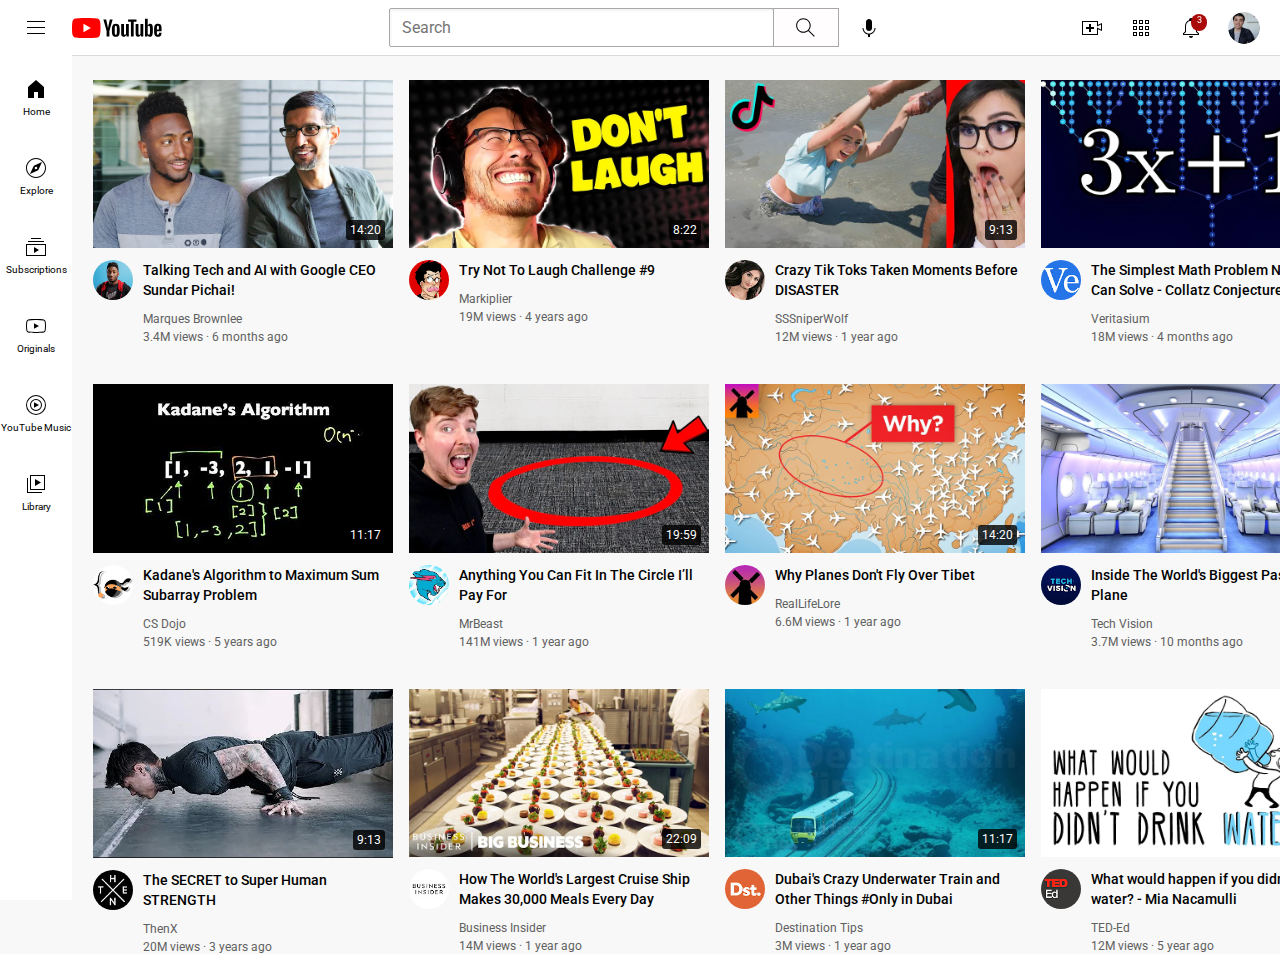
<file: index.html>
<DOCTYPE html>

  <html>

    <head>
      
      <meta name="viewport" content="width=device-width, initial-scale=1.0">
      <title>Youtube</title>
      
      <link rel="stylesheet" href="Youtube project/styles/header.css">
      <link rel="stylesheet" href="Youtube project/styles/general.css">
      <link rel="stylesheet" href="Youtube project/styles/video.css">
      <link rel="stylesheet" href="Youtube project/styles/side-bar.css">

      <link href="https://fonts.googleapis.com/css2?family=Roboto:wght@400;500;700&display=swap" rel="stylesheet">

    </head>


    <body>
      <header class="header">
        <div class="left-section">
          <img class="menu" src="Youtube project/icons/hamburger-menu.svg">
          <img class="YT-logo" src="Youtube project/icons/youtube-logo.svg">
        </div>
        <div class="mid-section">
          <input class="search" type="text" placeholder="Search">
          <button class="search-icon">
            <img class="search-img" src="Youtube project/icons/search.svg">
            <div class="tooltip">Search</div>
          </button>
          <button class="voice">
            <img class="voice-img" src="Youtube project/icons/voice-search-icon.svg">
            <div class="tooltip">Search with your voice</div>
          </button>
        </div>
        <div class="right-section">
          <div class="upload">
          <img class="upload-icon" src="Youtube project/icons/upload.svg">
          <div class="tooltip">Ceate</div>
          </div>
          <div class="Apps">
          <img class="YT-apps" src="Youtube project/icons/youtube-apps.svg">
          <div class="tooltip">Youtube Apps</div>
          </div>
          <div class="notification">
          <img class="notifications" src="Youtube project/icons/notifications.svg">
          <div class="tooltip">Notifications</div>
          <div class="number">
            3
          </div>
          </div>

          <img class="my-profile" src="Youtube project/profile pics/my-channel.jpeg">
        </div>
      </header>

      <nav class="sidebar">
        <div class="sidebar-link">
          <img src="Youtube project/icons/home.svg">
          <div>Home</div>
        </div>
        <div class="sidebar-link">
          <img src="Youtube project/icons/explore.svg">
          <div>Explore</div>
        </div>
        <div class="sidebar-link">
          <img src="Youtube project/icons/subscriptions.svg">
          <div>Subscriptions</div>
        </div>
        <div class="sidebar-link">
          <img src="Youtube project/icons/originals.svg">
          <div>Originals</div>
        </div>
        <div class="sidebar-link">
          <img src="Youtube project/icons/youtube-music.svg">
          <div>YouTube Music</div>
        </div>
        <div class="sidebar-link">
          <img src="Youtube project/icons/library.svg">
          <div>Library</div>
        </div>
      </nav>

      <!-- This is how you write comments-->
      
      <main>
      <section class="video-grid">
        <div class="video-preview">

        <div class="thumbnail">
          <img class="thumbnail0" src="Youtube project/thumbnails/thumbnail-1.webp">
          <div class="video-time">14:20</div>
        </div>
        <div class="video-info-grid">
          <div class="channel">
            <img class="vid1-prof" src="Youtube project/profile pics/channel-1.jpg">
          </div>
          <div class="vid-info">
            <p class="video-title">           
          Talking Tech and AI with Google CEO Sundar Pichai!
          </p>

          <p class="video-author">
            Marques Brownlee
          </p>

          <p class="video-stats">
            3.4M views &#183; 6 months ago
          </p>
          </div>
        </div>
      </div>

      <div class="video2">
        <div class="thum2">
          <img class="image2" src="Youtube project/thumbnails/thumbnail-2.webp">
          <div class="video-time">8:22</div>
        </div>
        <div class="video-info-grid">
          <div class="channel2">
            <img class="prof2" src="Youtube project/profile pics/channel-2.jpg">
          </div>
          <div class="vid2-info">
            <p class="video2-title">
          Try Not To Laugh Challenge #9
        </p>

        <p class="vid2-author">
          Markiplier
        </p>

        <p class="vid2-stats">
          19M views &#183; 4 years ago
          </p>
          </div>        
        </div>
      </div>

       <div class="video-preview">

        <div class="thumbnail">
          <img class="thumbnail0" src="Youtube project/thumbnails/thumbnail-3.webp">
          <div class="video-time">9:13</div>
        </div>
        <div class="video-info-grid">
          <div class="channel">
            <img class="vid1-prof" src="Youtube project/profile pics/channel-3.jpg">
          </div>
          <div class="vid-info">
            <p class="video-title">
            Crazy Tik Toks Taken Moments Before DISASTER
          </p>

          <p class="video-author">
            SSSniperWolf
          </p>

          <p class="video-stats">
            12M views &#183; 1 year ago
          </p>
          </div>
        </div>
      </div>

      <div class="video2">
        <div class="thum2">
          <img class="image2" src="Youtube project/thumbnails/thumbnail-4.webp">
          <div class="video-time">22:09</div>
        </div>
        <div class="video-info-grid">
          <div class="channel2">
            <img class="prof2" src="Youtube project/profile pics/channel-4.jpg">
          </div>
          <div class="vid2-info">
            <p class="video2-title">
          The Simplest Math Problem No One Can Solve - Collatz Conjecture
        </p>

        <p class="vid2-author">
          Veritasium
        </p>

        <p class="vid2-stats">
          18M views &#183; 4 months ago
          </p>
          </div>        
        </div>
      </div>

       <div class="video-preview">

        <div class="thumbnail">
          <img class="thumbnail0" src="Youtube project/thumbnails/thumbnail-5.webp">
          <div class="video-time">11:17</div>
        </div>
        <div class="video-info-grid">
          <div class="channel">
            <img class="vid1-prof" src="Youtube project/profile pics/channel-5.jpg">
          </div>
          <div class="vid-info">
            <p class="video-title">
            Kadane's Algorithm to Maximum Sum Subarray Problem
          </p>

          <p class="video-author">
            CS Dojo
          </p>

          <p class="video-stats">
            519K views &#183; 5 years ago
          </p>
          </div>
        </div>
      </div>

      <div class="video2">
        <div class="thum2">
          <img class="image2" src="Youtube project/thumbnails/thumbnail-6.webp">
          <div class="video-time">19:59</div>
        </div>
        <div class="video-info-grid">
          <div class="channel2">
            <img class="prof2" src="Youtube project/profile pics/channel-6.jpg">
          </div>
          <div class="vid2-info">
            <p class="video2-title">
          Anything You Can Fit In The Circle I’ll Pay For
        </p>

        <p class="vid2-author">
          MrBeast
        </p>

        <p class="vid2-stats">
          141M views &#183; 1 year ago
          </p>
          </div>        
        </div>
      </div>

              <div class="video-preview">

        <div class="thumbnail">
          <img class="thumbnail0" src="Youtube project/thumbnails/thumbnail-7.webp">
          <div class="video-time">14:20</div>
        </div>
        <div class="video-info-grid">
          <div class="channel">
            <img class="vid1-prof" src="Youtube project/profile pics/channel-7.jpg">
          </div>
          <div class="vid-info">
            <p class="video-title">           
          Why Planes Don't Fly Over Tibet
          </p>

          <p class="video-author">
            RealLifeLore
          </p>

          <p class="video-stats">
            6.6M views &#183; 1 year ago
          </p>
          </div>
        </div>
      </div>

      <div class="video2">
        <div class="thum2">
          <img class="image2" src="Youtube project/thumbnails/thumbnail-8.webp">
          <div class="video-time">8:22</div>
        </div>
        <div class="video-info-grid">
          <div class="channel2">
            <img class="prof2" src="Youtube project/profile pics/channel-8.jpg">
          </div>
          <div class="vid2-info">
            <p class="video2-title">
          Inside The World's Biggest Passenger Plane
        </p>

        <p class="vid2-author">
          Tech Vision
        </p>

        <p class="vid2-stats">
          3.7M views &#183; 10 months ago
          </p>
          </div>        
        </div>
      </div>

       <div class="video-preview">

        <div class="thumbnail">
          <img class="thumbnail0" src="Youtube project/thumbnails/thumbnail-9.webp">
          <div class="video-time">9:13</div>
        </div>
        <div class="video-info-grid">
          <div class="channel">
            <img class="vid1-prof" src="Youtube project/profile pics/channel-9.jpg">
          </div>
          <div class="vid-info">
            <p class="video-title">
            The SECRET to Super Human STRENGTH
          </p>

          <p class="video-author">
            ThenX
          </p>

          <p class="video-stats">
            20M views &#183; 3 years ago
          </p>
          </div>
        </div>
      </div>

      <div class="video2">
        <div class="thum2">
          <img class="image2" src="Youtube project/thumbnails/thumbnail-10.webp">
          <div class="video-time">22:09</div>
        </div>
        <div class="video-info-grid">
          <div class="channel2">
            <img class="prof2" src="Youtube project/profile pics/channel-10.jpg">
          </div>
          <div class="vid2-info">
            <p class="video2-title">
          How The World's Largest Cruise Ship Makes 30,000 Meals Every Day
        </p>

        <p class="vid2-author">
          Business Insider
        </p>

        <p class="vid2-stats">
          14M views &#183; 1 year ago
          </p>
          </div>        
        </div>
      </div>

       <div class="video-preview">

        <div class="thumbnail">
          <img class="thumbnail0" src="Youtube project/thumbnails/thumbnail-11.webp">
          <div class="video-time">11:17</div>
        </div>
        <div class="video-info-grid">
          <div class="channel">
            <img class="vid1-prof" src="Youtube project/profile pics/channel-11.jpg">
          </div>
          <div class="vid-info">
            <p class="video-title">
            Dubai's Crazy Underwater Train and Other Things #Only in Dubai
          </p>

          <p class="video-author">
            Destination Tips
          </p>

          <p class="video-stats">
            3M views &#183; 1 year ago
          </p>
          </div>
        </div>
      </div>

      <div class="video2">
        <div class="thum2">
          <img class="image2" src="Youtube project/thumbnails/thumbnail-12.webp">
          <div class="video-time">19:59</div>
        </div>
        <div class="video-info-grid">
          <div class="channel2">
            <img class="prof2" src="Youtube project/profile pics/channel-12.jpg">
          </div>
          <div class="vid2-info">
            <p class="video2-title">
          
          What would happen if you didn’t drink water? - Mia Nacamulli
        </p>

        <p class="vid2-author">
          TED-Ed
        </p>

        <p class="vid2-stats">
          12M views &#183; 5 year ago
          </p>
          </div>        
        </div>
      </div>
      </section>
      </main>
    </body>

  </html>
</file>
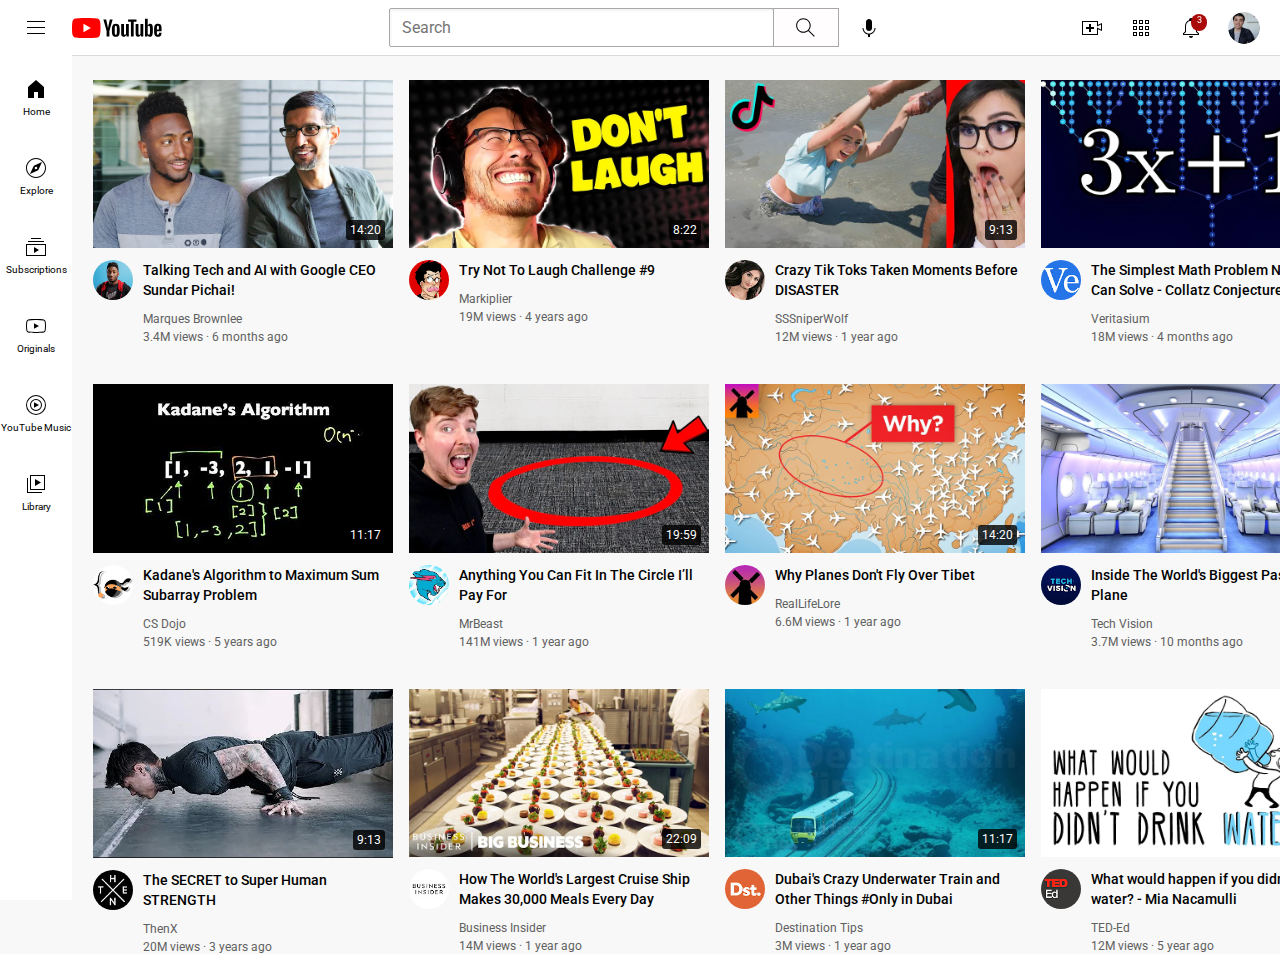
<file: youtube.html>
<DOCTYPE html>

  <html>

    <head>
      <title>Youtube</title>
      <link rel="stylesheet" href="Youtube project/styles/header.css">
      <link rel="stylesheet" href="Youtube project/styles/general.css">
      <link rel="stylesheet" href="Youtube project/styles/video.css">
      <link rel="stylesheet" href="Youtube project/styles/side-bar.css">

      <link href="https://fonts.googleapis.com/css2?family=Roboto:wght@400;500;700&display=swap" rel="stylesheet">

    </head>


    <body>
      <header class="header">
        <div class="left-section">
          <img class="menu" src="Youtube project/icons/hamburger-menu.svg">
          <img class="YT-logo" src="Youtube project/icons/youtube-logo.svg">
        </div>
        <div class="mid-section">
          <input class="search" type="text" placeholder="Search">
          <button class="search-icon">
            <img class="search-img" src="Youtube project/icons/search.svg">
            <div class="tooltip">Search</div>
          </button>
          <button class="voice">
            <img class="voice-img" src="Youtube project/icons/voice-search-icon.svg">
            <div class="tooltip">Search with your voice</div>
          </button>
        </div>
        <div class="right-section">
          <div class="upload">
          <img class="upload-icon" src="Youtube project/icons/upload.svg">
          <div class="tooltip">Ceate</div>
          </div>
          <div class="Apps">
          <img class="YT-apps" src="Youtube project/icons/youtube-apps.svg">
          <div class="tooltip">Youtube Apps</div>
          </div>
          <div class="notification">
          <img class="notifications" src="Youtube project/icons/notifications.svg">
          <div class="tooltip">Notifications</div>
          <div class="number">
            3
          </div>
          </div>

          <img class="my-profile" src="Youtube project/profile pics/my-channel.jpeg">
        </div>
      </header>

      <nav class="sidebar">
        <div class="sidebar-link">
          <img src="Youtube project/icons/home.svg">
          <div>Home</div>
        </div>
        <div class="sidebar-link">
          <img src="Youtube project/icons/explore.svg">
          <div>Explore</div>
        </div>
        <div class="sidebar-link">
          <img src="Youtube project/icons/subscriptions.svg">
          <div>Subscriptions</div>
        </div>
        <div class="sidebar-link">
          <img src="Youtube project/icons/originals.svg">
          <div>Originals</div>
        </div>
        <div class="sidebar-link">
          <img src="Youtube project/icons/youtube-music.svg">
          <div>YouTube Music</div>
        </div>
        <div class="sidebar-link">
          <img src="Youtube project/icons/library.svg">
          <div>Library</div>
        </div>
      </nav>

      <!-- This is how you write comments-->
      
      <main>
      <section class="video-grid">
        <div class="video-preview">

        <div class="thumbnail">
          <img class="thumbnail0" src="Youtube project/thumbnails/thumbnail-1.webp">
          <div class="video-time">14:20</div>
        </div>
        <div class="video-info-grid">
          <div class="channel">
            <img class="vid1-prof" src="Youtube project/profile pics/channel-1.jpg">
          </div>
          <div class="vid-info">
            <p class="video-title">           
          Talking Tech and AI with Google CEO Sundar Pichai!
          </p>

          <p class="video-author">
            Marques Brownlee
          </p>

          <p class="video-stats">
            3.4M views &#183; 6 months ago
          </p>
          </div>
        </div>
      </div>

      <div class="video2">
        <div class="thum2">
          <img class="image2" src="Youtube project/thumbnails/thumbnail-2.webp">
          <div class="video-time">8:22</div>
        </div>
        <div class="video-info-grid">
          <div class="channel2">
            <img class="prof2" src="Youtube project/profile pics/channel-2.jpg">
          </div>
          <div class="vid2-info">
            <p class="video2-title">
          Try Not To Laugh Challenge #9
        </p>

        <p class="vid2-author">
          Markiplier
        </p>

        <p class="vid2-stats">
          19M views &#183; 4 years ago
          </p>
          </div>        
        </div>
      </div>

       <div class="video-preview">

        <div class="thumbnail">
          <img class="thumbnail0" src="Youtube project/thumbnails/thumbnail-3.webp">
          <div class="video-time">9:13</div>
        </div>
        <div class="video-info-grid">
          <div class="channel">
            <img class="vid1-prof" src="Youtube project/profile pics/channel-3.jpg">
          </div>
          <div class="vid-info">
            <p class="video-title">
            Crazy Tik Toks Taken Moments Before DISASTER
          </p>

          <p class="video-author">
            SSSniperWolf
          </p>

          <p class="video-stats">
            12M views &#183; 1 year ago
          </p>
          </div>
        </div>
      </div>

      <div class="video2">
        <div class="thum2">
          <img class="image2" src="Youtube project/thumbnails/thumbnail-4.webp">
          <div class="video-time">22:09</div>
        </div>
        <div class="video-info-grid">
          <div class="channel2">
            <img class="prof2" src="Youtube project/profile pics/channel-4.jpg">
          </div>
          <div class="vid2-info">
            <p class="video2-title">
          The Simplest Math Problem No One Can Solve - Collatz Conjecture
        </p>

        <p class="vid2-author">
          Veritasium
        </p>

        <p class="vid2-stats">
          18M views &#183; 4 months ago
          </p>
          </div>        
        </div>
      </div>

       <div class="video-preview">

        <div class="thumbnail">
          <img class="thumbnail0" src="Youtube project/thumbnails/thumbnail-5.webp">
          <div class="video-time">11:17</div>
        </div>
        <div class="video-info-grid">
          <div class="channel">
            <img class="vid1-prof" src="Youtube project/profile pics/channel-5.jpg">
          </div>
          <div class="vid-info">
            <p class="video-title">
            Kadane's Algorithm to Maximum Sum Subarray Problem
          </p>

          <p class="video-author">
            CS Dojo
          </p>

          <p class="video-stats">
            519K views &#183; 5 years ago
          </p>
          </div>
        </div>
      </div>

      <div class="video2">
        <div class="thum2">
          <img class="image2" src="Youtube project/thumbnails/thumbnail-6.webp">
          <div class="video-time">19:59</div>
        </div>
        <div class="video-info-grid">
          <div class="channel2">
            <img class="prof2" src="Youtube project/profile pics/channel-6.jpg">
          </div>
          <div class="vid2-info">
            <p class="video2-title">
          Anything You Can Fit In The Circle I’ll Pay For
        </p>

        <p class="vid2-author">
          MrBeast
        </p>

        <p class="vid2-stats">
          141M views &#183; 1 year ago
          </p>
          </div>        
        </div>
      </div>

              <div class="video-preview">

        <div class="thumbnail">
          <img class="thumbnail0" src="Youtube project/thumbnails/thumbnail-7.webp">
          <div class="video-time">14:20</div>
        </div>
        <div class="video-info-grid">
          <div class="channel">
            <img class="vid1-prof" src="Youtube project/profile pics/channel-7.jpg">
          </div>
          <div class="vid-info">
            <p class="video-title">           
          Why Planes Don't Fly Over Tibet
          </p>

          <p class="video-author">
            RealLifeLore
          </p>

          <p class="video-stats">
            6.6M views &#183; 1 year ago
          </p>
          </div>
        </div>
      </div>

      <div class="video2">
        <div class="thum2">
          <img class="image2" src="Youtube project/thumbnails/thumbnail-8.webp">
          <div class="video-time">8:22</div>
        </div>
        <div class="video-info-grid">
          <div class="channel2">
            <img class="prof2" src="Youtube project/profile pics/channel-8.jpg">
          </div>
          <div class="vid2-info">
            <p class="video2-title">
          Inside The World's Biggest Passenger Plane
        </p>

        <p class="vid2-author">
          Tech Vision
        </p>

        <p class="vid2-stats">
          3.7M views &#183; 10 months ago
          </p>
          </div>        
        </div>
      </div>

       <div class="video-preview">

        <div class="thumbnail">
          <img class="thumbnail0" src="Youtube project/thumbnails/thumbnail-9.webp">
          <div class="video-time">9:13</div>
        </div>
        <div class="video-info-grid">
          <div class="channel">
            <img class="vid1-prof" src="Youtube project/profile pics/channel-9.jpg">
          </div>
          <div class="vid-info">
            <p class="video-title">
            The SECRET to Super Human STRENGTH
          </p>

          <p class="video-author">
            ThenX
          </p>

          <p class="video-stats">
            20M views &#183; 3 years ago
          </p>
          </div>
        </div>
      </div>

      <div class="video2">
        <div class="thum2">
          <img class="image2" src="Youtube project/thumbnails/thumbnail-10.webp">
          <div class="video-time">22:09</div>
        </div>
        <div class="video-info-grid">
          <div class="channel2">
            <img class="prof2" src="Youtube project/profile pics/channel-10.jpg">
          </div>
          <div class="vid2-info">
            <p class="video2-title">
          How The World's Largest Cruise Ship Makes 30,000 Meals Every Day
        </p>

        <p class="vid2-author">
          Business Insider
        </p>

        <p class="vid2-stats">
          14M views &#183; 1 year ago
          </p>
          </div>        
        </div>
      </div>

       <div class="video-preview">

        <div class="thumbnail">
          <img class="thumbnail0" src="Youtube project/thumbnails/thumbnail-11.webp">
          <div class="video-time">11:17</div>
        </div>
        <div class="video-info-grid">
          <div class="channel">
            <img class="vid1-prof" src="Youtube project/profile pics/channel-11.jpg">
          </div>
          <div class="vid-info">
            <p class="video-title">
            Dubai's Crazy Underwater Train and Other Things #Only in Dubai
          </p>

          <p class="video-author">
            Destination Tips
          </p>

          <p class="video-stats">
            3M views &#183; 1 year ago
          </p>
          </div>
        </div>
      </div>

      <div class="video2">
        <div class="thum2">
          <img class="image2" src="Youtube project/thumbnails/thumbnail-12.webp">
          <div class="video-time">19:59</div>
        </div>
        <div class="video-info-grid">
          <div class="channel2">
            <img class="prof2" src="Youtube project/profile pics/channel-12.jpg">
          </div>
          <div class="vid2-info">
            <p class="video2-title">
          
          What would happen if you didn’t drink water? - Mia Nacamulli
        </p>

        <p class="vid2-author">
          TED-Ed
        </p>

        <p class="vid2-stats">
          12M views &#183; 5 year ago
          </p>
          </div>        
        </div>
      </div>
      </section>
      </main>
    </body>
  </html>
</file>
<file: Youtube project/styles/header.css>
.header{
  height: 55px;
  display: flex;
  flex-direction: row;
  justify-content: space-between;
  position:fixed;
  top: 0;
  left: 0;
  right: 0;
  background-color: white;
  border-bottom-width: 1px;
  border-bottom-style: solid;
  border-bottom-color: rgb(219, 219, 219);
  z-index: 100;
}

.left-section{
  display: flex;
  align-items: center;
}

.menu{
  cursor: pointer;
  height: 24px;
  margin-left: 24px;
  margin-right: 24px;
}

.YT-logo{
  cursor: pointer;
  height: 20px;
}

.mid-section{
  display: flex;
  align-items: center;
  flex: 1;
  margin-left: 70px;
  margin-right: 35px;
  max-width: 500px;
}

.search{
  width: 0;
  flex: 1;
  height: 39px;
  font-size: 16px;
  padding-left: 12px;
  border-width: 1px;
  border-style: solid;
  border-radius: 2px;
  box-shadow: inset 1px 2px 3px
  rgb(0, 0, 0, 0.05);
  border-color: rgb(168, 168, 168);
}

.search::placeholder{
  font-family: Roboto, Arial;
  font-size: 16px;
}

.search-icon{
  display: flex;
  justify-content: center;
  align-items: center;
  cursor: pointer;
  position: relative;
  display: flex;
  justify-content: center;
  height: 39px;
  width: 66px;
  border-width: 1px;
  border-style: solid;
  border-color: rgb(168, 168, 168);
  background-color: rgb(255, 253, 253);
  margin-left: -1px;
}

.search-icon:hover .tooltip,
.voice:hover .tooltip,
.Apps:hover .tooltip,
.upload:hover .tooltip,
.notification:hover .tooltip {
  opacity: 1;
}

.search-img{
  height: 25px;
}

.search-icon .tooltip,
.voice .tooltip,
.Apps .tooltip,
.upload .tooltip,
.notification .tooltip {
  font-size: 13px;
  font-family: Roboto, Arial;
  position: absolute;
  background-color: rgba(73, 73, 73, 0.63);
  color: white;
  padding-top: 7px;
  padding-bottom: 7px;
  padding-right: 9px;
  padding-left: 9px;
  bottom: -47px;
  border-radius: 3px;
  opacity: 0;
  transition: opacity 0.15s;
  pointer-events: none;
  white-space: nowrap;
}

.voice  {
  display: flex;
  justify-content: center;
  align-items: center;
  position: relative;
  height: 39px;
  width: 40px;
  margin-left: 10px;
  border-radius: 20px;
  border: none;
  background-color: white;
  cursor: pointer;
}

.voice-img {
  height: 24px;
}

.right-section{
  display: flex;
  align-items: center;
  justify-content: space-between;
  flex-shrink: 0;
  margin-right: 20px;
  width: 180px;
}

.Apps,
.notification,
.upload {
  display: flex;
  cursor: pointer;
  position: relative;
  justify-content: center;
  align-items: center;
}



.upload-icon {
  height: 24px;
}

.YT-apps {
  height: 24px;
}

.notifications {
  height: 24px;
}

.my-profile{
  cursor: pointer;
  height: 32px;
  border-radius: 16px;
}

.notification {
  position: relative;
}

.number {
  position: absolute;
  height: 15px;
  top: -2;
  right: -4;
  background-color: rgb(170, 10, 10);
  color: white;
  font-family: Roboto, Arial;
  font-size: 9px;
  padding-bottom: 1px;
  padding-top: 1px;
  padding-right: 5px;
  padding-left: 6px;
  border-radius: 10px;
}
</file>
<file: Youtube project/styles/general.css>
p{
  font-family: Roboto, Arial;
  margin-top: 0;
  margin-bottom: 0;
}

/* this is how you write comment in css */

body{
  margin: 0;
  padding-top: 80px;
  padding-left: 93px;
  padding-right: 25px;
  background-color: rgb(248, 248, 248);
}
</file>
<file: Youtube project/styles/video.css>
.div{
  margin-top: auto;
  margin-right: auto;
}

.video-preview{
width: 300px;
vertical-align: top;
}

.thumbnail0 {
  width: 100%;
  object-fit: cover;
  object-position: center;
}

.video-title,
.video2-title{
  cursor: pointer;
  font-weight: 500;
  font-size: 14px;
  line-height: 20px;
  margin-bottom: 12px;
}

.video-author, 
.video-stats,
.vid2-stats,
.vid2-author{
  font-size: 12px;
  color: rgb(96, 96, 96);
}

.video-author,
.vid2-author{
  margin-bottom: 4px;
}

.video2{
width: 300px;
vertical-align: top;
}

.image2{
  width: 100%;
  object-fit: cover;
  object-position: center;
}

.video-info-grid{
  display: grid;
  grid-template-columns: 50px 1fr;
  align-items: start;
}

.vid1-prof{
  width: 40px;
  border-radius: 50px;
}

.thumbnail,
.thum2{
  cursor: pointer;
  margin-bottom: 12px;
  position: relative;
}

.video-time {
  font-family: Roboto, Arial;
  font-size: 12px;
  font-weight: 500px;
  position: absolute;
  background-color: rgba(0, 0, 0, 0.801);
  color: white;
  bottom: 8px;
  right: 8px;
  padding-top: 3px;
  padding-bottom: 3px;
  padding-left: 4px;
  padding-right: 4px;
  border-radius: 3px;
}

.prof2{
  border-radius: 50px;
  width: 40px;
}

.video-grid{
display: grid;
grid-template-columns: 1fr 1fr 1fr 1fr;
column-gap: 16px;
row-gap: 40px;
}

@media (max-width: 1050px) {
  .video-grid {
    grid-template-columns: 1fr 1fr 1fr;
  }
}

@media (max-width: 750px) {
  .video-grid {
    grid-template-columns: 1fr 1fr;
  }
}

.channel,
.channeL2 {
  cursor: pointer;
}
</file>
<file: Youtube project/styles/side-bar.css>
.sidebar {
  position: fixed;
  top: 55px;
  bottom: 0;
  left: 0;
  width: 72px;
  background-color: white;
  z-index: 100;
}

.sidebar-link {
  display: flex;
  justify-content: center;
  align-items: center;
  flex-direction: column;
  height: 74px;
  padding-top: 5px;
  cursor: pointer;
}

.sidebar-link:hover {
    background-color: rgb(230, 228, 228);
}

.sidebar-link img {
  height: 24px;
}

.sidebar-link div {
  font-family: Roboto, Arial;
  font-size: 10px;
  margin-top: 5px;
}
</file>
